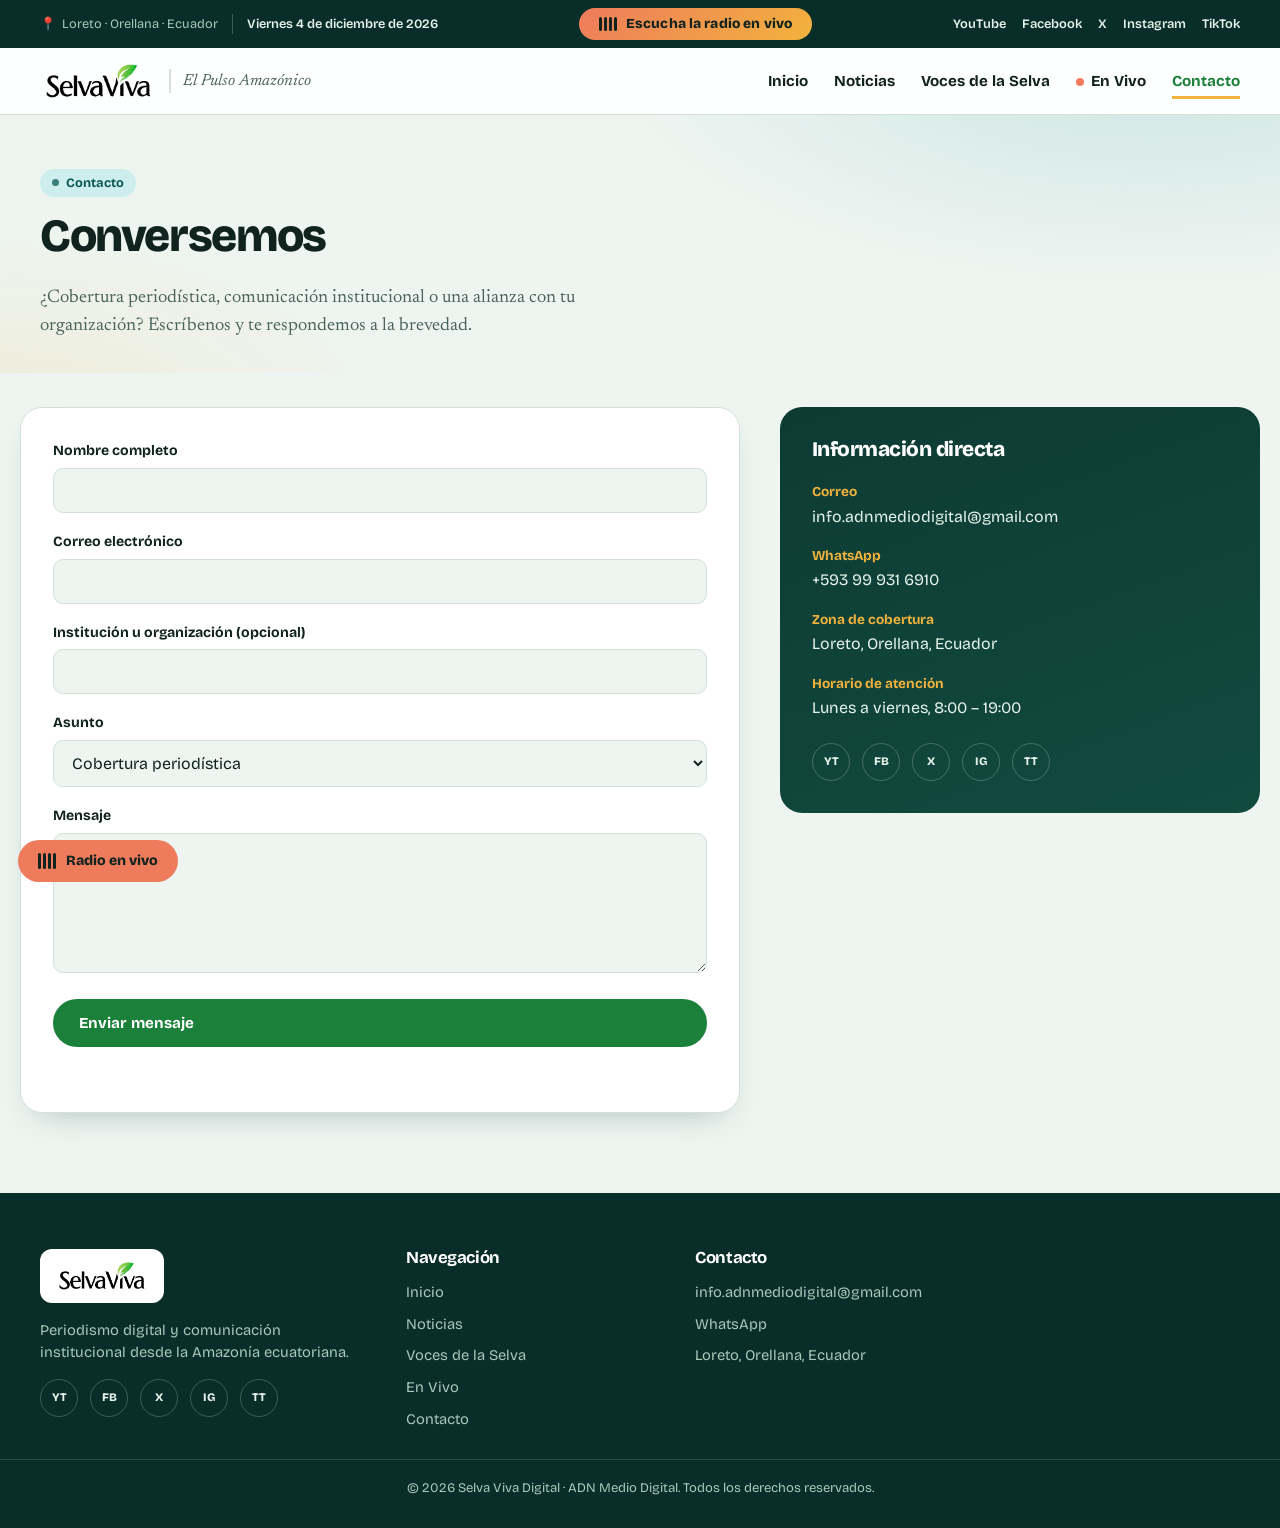
<file: contacto.html>
<!DOCTYPE html>
<html lang="es">
<head>
<meta charset="UTF-8">
<meta name="viewport" content="width=device-width, initial-scale=1.0">
<title>Contacto · Selva Viva Digital</title>
<meta name="description" content="Contáctanos para cobertura periodística, comunicación institucional o alianzas. Selva Viva Digital, Loreto, Orellana.">
<meta property="og:type" content="website">
<meta property="og:title" content="Contacto · Selva Viva Digital">
<meta property="og:description" content="Cobertura periodística, comunicación institucional o alianzas en Loreto, Orellana.">
<meta property="og:url" content="https://selva-viva-digital.netlify.app/contacto.html">
<meta property="og:image" content="https://selva-viva-digital.netlify.app/assets/img/og-selva-viva.jpg">
<meta property="og:image:width" content="1200">
<meta property="og:image:height" content="630">
<meta name="twitter:card" content="summary_large_image">
<meta name="twitter:image" content="https://selva-viva-digital.netlify.app/assets/img/og-selva-viva.jpg">
<link rel="icon" href="assets/img/favicon.png" type="image/png">
<link rel="preconnect" href="https://fonts.googleapis.com">
<link rel="preconnect" href="https://fonts.gstatic.com" crossorigin>
<link href="https://fonts.googleapis.com/css2?family=Bricolage+Grotesque:opsz,wght@12..96,400;12..96,500;12..96,700;12..96,800&family=Newsreader:ital,opsz,wght@0,6..72,400;0,6..72,500;0,6..72,600;1,6..72,400;1,6..72,500&display=swap" rel="stylesheet">
<link rel="stylesheet" href="assets/css/style.css?v=20261118b">
<link rel="stylesheet" href="assets/css/responsive.css?v=20261118b">
</head>
<body class="oscuro">
<a class="skip-link" href="#contenido">Saltar al contenido</a>

<div class="topbar">
  <div class="contenedor">
    <div class="topbar__izq">
      <div class="topbar__lugar"><span class="emoji-solo">📍</span> <span>Loreto · Orellana · Ecuador</span></div>
      <time class="topbar__fecha" data-fecha-hoy></time>
    </div>
    <a class="topbar__radio" href="https://zeno.fm/player/adnmediodigital" target="radio-adn" rel="noopener" data-radio-popup aria-label="Escuchar la radio en vivo en una ventana aparte"><span class="eq" aria-hidden="true"><i></i><i></i><i></i><i></i></span> <b>Escucha la radio en vivo</b></a>
    <div class="topbar__redes"><!-- Rellenado por social-links.js --></div>
  </div>
</div>

<nav class="nav">
  <div class="contenedor">
    <a class="nav__marca" href="index.html">
      <img src="assets/img/logo.png" alt="Selva Viva Digital">
      <span class="nav__tagline">El Pulso Amazónico</span>
    </a>
    <button class="nav__toggle" aria-label="Abrir menú" aria-expanded="false">
      <span></span><span></span><span></span>
    </button>
    <ul class="nav__links">
      <li><a href="index.html">Inicio</a></li>
      <li><a href="noticias.html">Noticias</a></li>
      <li><a href="index.html#voces-de-la-selva">Voces de la Selva</a></li>
      <li><a href="en-vivo.html">En Vivo</a></li>
      <li><a href="contacto.html" aria-current="page">Contacto</a></li>
    </ul>
  </div>
</nav>

<main id="contenido">
  <header class="pagina-cabecera-oscura">
    <div class="contenedor">
      <span class="etiqueta etiqueta--rio">Contacto</span>
      <h1>Conversemos</h1>
      <p>¿Cobertura periodística, comunicación institucional o una alianza con tu organización? Escríbenos y te respondemos a la brevedad.</p>
    </div>
  </header>

  <section class="contenedor" style="padding:34px 0 80px;">
    <div class="contacto-grid">

      <form class="formulario" name="contacto" method="POST" data-netlify="true" netlify-honeypot="empresa-web" id="form-contacto">
        <input type="hidden" name="form-name" value="contacto">
        <p style="display:none;">
          <label>No llenar: <input name="empresa-web"></label>
        </p>

        <div>
          <label for="nombre">Nombre completo</label>
          <input id="nombre" name="nombre" type="text" required>
        </div>

        <div>
          <label for="email">Correo electrónico</label>
          <input id="email" name="email" type="email" required>
        </div>

        <div>
          <label for="institucion">Institución u organización (opcional)</label>
          <input id="institucion" name="institucion" type="text">
        </div>

        <div>
          <label for="asunto">Asunto</label>
          <select id="asunto" name="asunto">
            <option>Cobertura periodística</option>
            <option>Comunicación institucional</option>
            <option>Alianza o colaboración</option>
            <option>Otro</option>
          </select>
        </div>

        <div>
          <label for="mensaje">Mensaje</label>
          <textarea id="mensaje" name="mensaje" required></textarea>
        </div>

        <button class="btn btn-primario" type="submit">Enviar mensaje</button>
        <p class="formulario__estado" id="form-estado" role="status"></p>
      </form>

      <aside class="info-contacto">
        <h3>Información directa</h3>
        <ul class="info-contacto__lista"><!-- Rellenado por social-links.js --></ul>
        <div class="footer__social"><!-- Rellenado por social-links.js --></div>
      </aside>

    </div>
  </section>
</main>

<footer class="footer">
  <div class="contenedor">
    <div class="footer__marca">
      <img src="assets/img/logo.png" alt="Selva Viva Digital">
      <p>Periodismo digital y comunicación institucional desde la Amazonía ecuatoriana.</p>
      <div class="footer__social"><!-- Rellenado por social-links.js --></div>
    </div>
    <div>
      <h4>Navegación</h4>
      <ul>
        <li><a href="index.html">Inicio</a></li>
        <li><a href="noticias.html">Noticias</a></li>
        <li><a href="index.html#voces-de-la-selva">Voces de la Selva</a></li>
        <li><a href="en-vivo.html">En Vivo</a></li>
        <li><a href="contacto.html">Contacto</a></li>
      </ul>
    </div>
    <div>
      <h4>Contacto</h4>
      <ul class="footer__contacto-lista"><!-- Rellenado por social-links.js --></ul>
    </div>
  </div>
  <div class="footer__legal">© <span data-anio></span> Selva Viva Digital · ADN Medio Digital. Todos los derechos reservados. <span class="footer__visitas" data-visitas hidden></span></div>
</footer>

<script src="assets/js/social-links.js?v=20261118b"></script>
<script src="assets/js/noticias.js?v=20261118b"></script>
<script src="assets/js/main.js?v=20261118b"></script>
<script src="assets/js/contador.js?v=20261118b"></script>
<script src="assets/js/en-vivo-alerta.js?v=20261118b"></script>
<script>
  // Envío del formulario de contacto vía AJAX a Netlify Forms
  const formContacto = document.getElementById('form-contacto');
  const estado = document.getElementById('form-estado');
  if (formContacto) {
    formContacto.addEventListener('submit', (ev) => {
      ev.preventDefault();
      const datos = new FormData(formContacto);
      fetch('/', {
        method: 'POST',
        headers: { 'Content-Type': 'application/x-www-form-urlencoded' },
        body: new URLSearchParams(datos).toString(),
      })
        .then(() => {
          estado.textContent = '¡Gracias! Tu mensaje fue enviado. Te responderemos pronto.';
          estado.style.color = 'var(--verde-selva-600)';
          formContacto.reset();
        })
        .catch(() => {
          estado.textContent = 'Hubo un problema al enviar el mensaje. Intenta de nuevo o escríbenos por WhatsApp.';
          estado.style.color = '#b03a2e';
        });
    });
  }
</script>
<script data-goatcounter="https://selvaviva.goatcounter.com/count" async src="https://gc.zgo.at/count.js"></script>
</body>
</html>
</file>
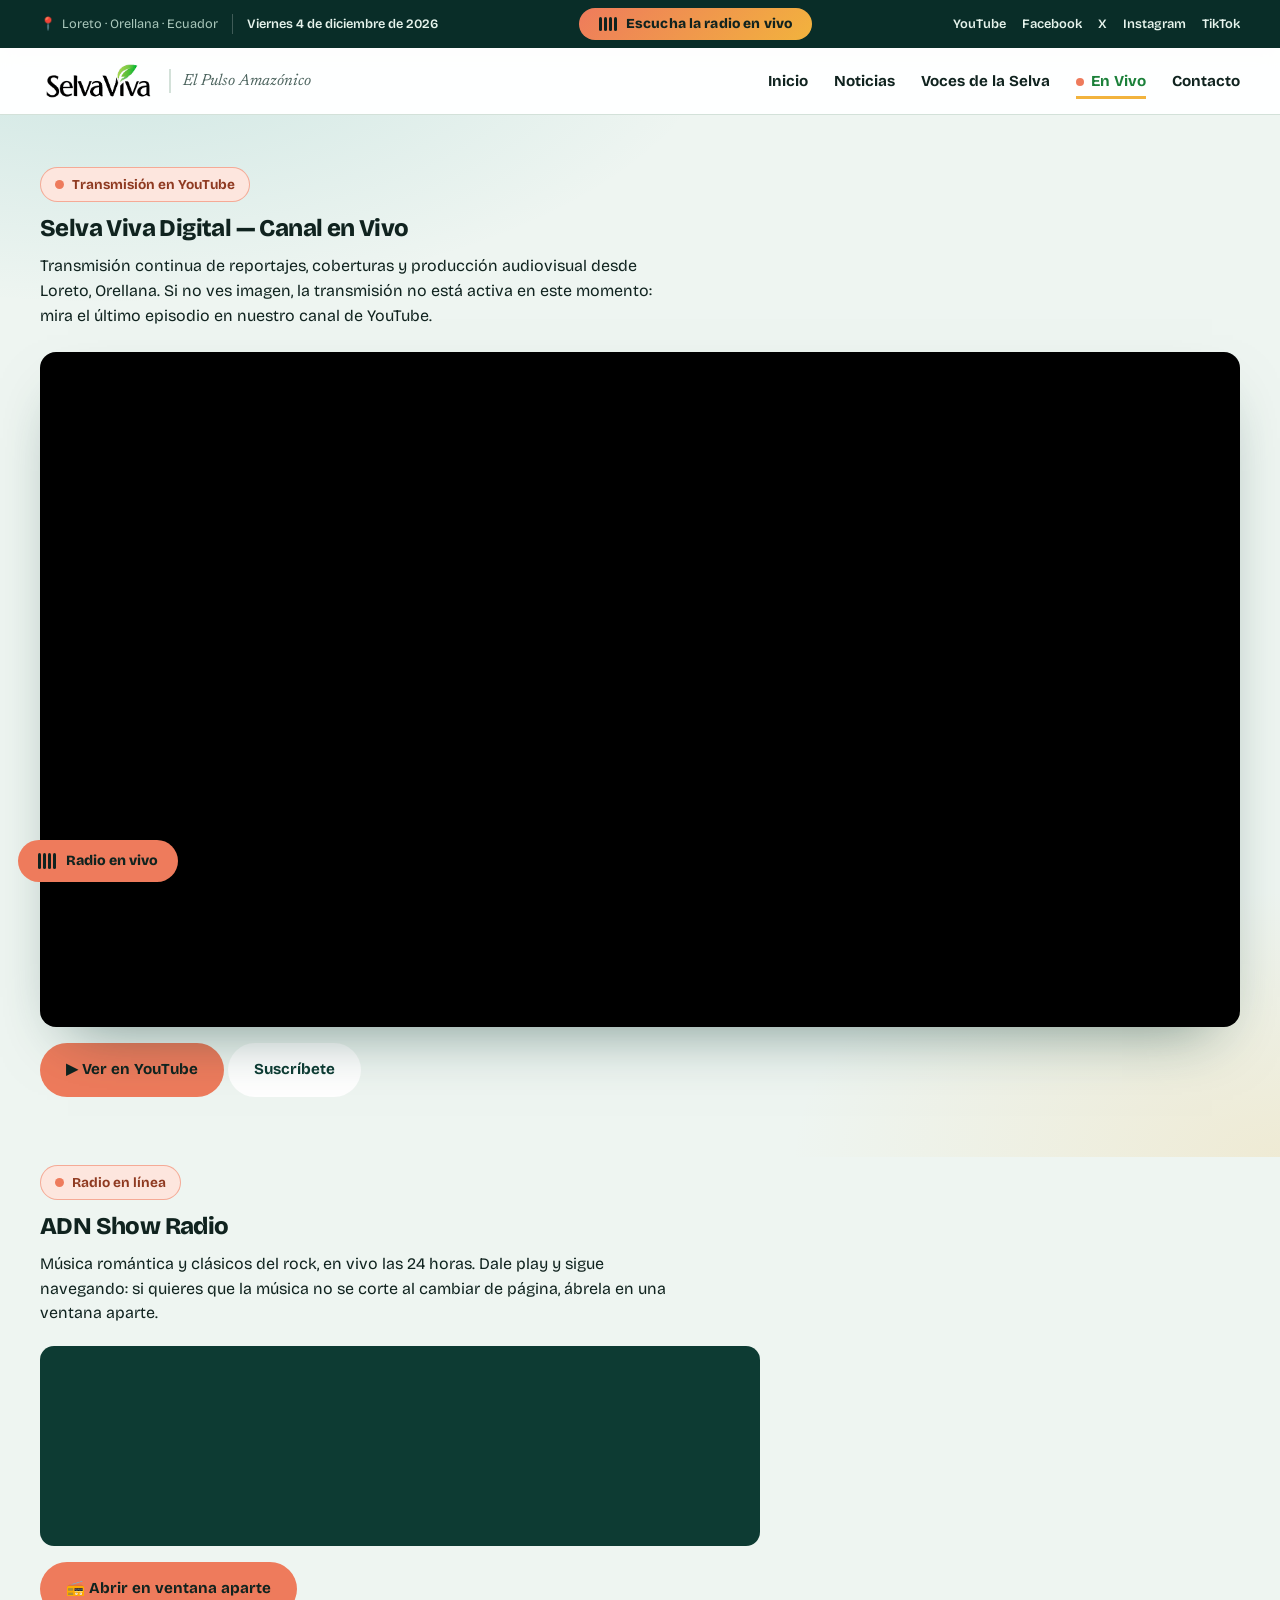
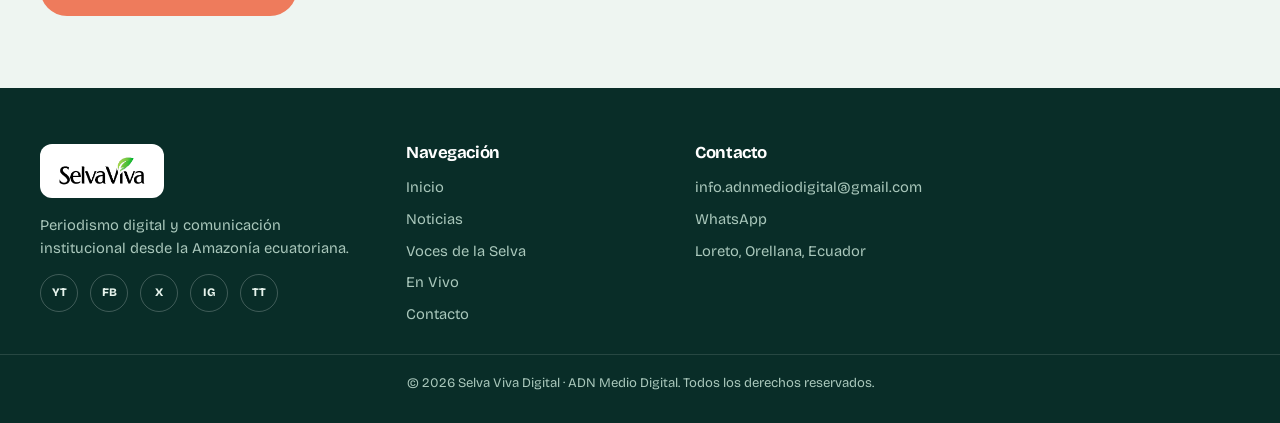
<file: en-vivo.html>
<!DOCTYPE html>
<html lang="es">
<head>
<meta charset="UTF-8">
<meta name="viewport" content="width=device-width, initial-scale=1.0">
<title>En Vivo · Selva Viva Digital</title>
<meta name="description" content="Transmisión en vivo de Selva Viva Digital, el medio digital de la Amazonía ecuatoriana desde Loreto, Orellana.">
<meta property="og:type" content="website">
<meta property="og:title" content="En Vivo · Selva Viva Digital">
<meta property="og:description" content="Transmisión en vivo de Selva Viva Digital, el medio digital de la Amazonía ecuatoriana desde Loreto, Orellana.">
<meta property="og:url" content="https://selva-viva-digital.netlify.app/en-vivo.html">
<meta property="og:image" content="https://selva-viva-digital.netlify.app/assets/img/og-selva-viva.jpg">
<meta property="og:image:width" content="1200">
<meta property="og:image:height" content="630">
<meta name="twitter:card" content="summary_large_image">
<meta name="twitter:image" content="https://selva-viva-digital.netlify.app/assets/img/og-selva-viva.jpg">
<link rel="icon" href="assets/img/favicon.png" type="image/png">
<link rel="preconnect" href="https://fonts.googleapis.com">
<link rel="preconnect" href="https://fonts.gstatic.com" crossorigin>
<link href="https://fonts.googleapis.com/css2?family=Bricolage+Grotesque:opsz,wght@12..96,400;12..96,500;12..96,700;12..96,800&family=Newsreader:ital,opsz,wght@0,6..72,400;0,6..72,500;0,6..72,600;1,6..72,400;1,6..72,500&display=swap" rel="stylesheet">
<link rel="stylesheet" href="assets/css/style.css?v=20261118b">
<link rel="stylesheet" href="assets/css/responsive.css?v=20261118b">
</head>
<body class="oscuro">
<a class="skip-link" href="#contenido">Saltar al contenido</a>

<div class="topbar">
  <div class="contenedor">
    <div class="topbar__izq">
      <div class="topbar__lugar"><span class="emoji-solo">📍</span> <span>Loreto · Orellana · Ecuador</span></div>
      <time class="topbar__fecha" data-fecha-hoy></time>
    </div>
    <a class="topbar__radio" href="https://zeno.fm/player/adnmediodigital" target="radio-adn" rel="noopener" data-radio-popup aria-label="Escuchar la radio en vivo en una ventana aparte"><span class="eq" aria-hidden="true"><i></i><i></i><i></i><i></i></span> <b>Escucha la radio en vivo</b></a>
    <div class="topbar__redes"><!-- Rellenado por social-links.js --></div>
  </div>
</div>

<nav class="nav">
  <div class="contenedor">
    <a class="nav__marca" href="index.html">
      <img src="assets/img/logo.png" alt="Selva Viva Digital">
      <span class="nav__tagline">El Pulso Amazónico</span>
    </a>
    <button class="nav__toggle" aria-label="Abrir menú" aria-expanded="false">
      <span></span><span></span><span></span>
    </button>
    <ul class="nav__links">
      <li><a href="index.html">Inicio</a></li>
      <li><a href="noticias.html">Noticias</a></li>
      <li><a href="index.html#voces-de-la-selva">Voces de la Selva</a></li>
      <li><a href="en-vivo.html" aria-current="page">En Vivo</a></li>
      <li><a href="contacto.html">Contacto</a></li>
    </ul>
  </div>
</nav>

<main id="contenido">
  <section class="hero-video">
    <div class="contenedor">
      <span class="badge-vivo" id="estado-senal">
        <span class="badge-vivo__punto"></span> Transmisión en YouTube
      </span>
      <h1 style="margin-top:14px;">Selva Viva Digital — Canal en Vivo</h1>
      <p style="max-width:640px;">Transmisión continua de reportajes, coberturas y producción audiovisual desde Loreto, Orellana. Si no ves imagen, la transmisión no está activa en este momento: mira el último episodio en nuestro canal de YouTube.</p>
    </div>

    <div class="contenedor" style="margin-top:24px;">
      <div class="video-wrapper">
        <iframe src="https://www.youtube-nocookie.com/embed/live_stream?channel=UCrkN4gAW2N1bmli0_ZdYVhg" title="Selva Viva Digital en vivo" loading="lazy" allow="accelerometer; autoplay; clipboard-write; encrypted-media; gyroscope; picture-in-picture; web-share" referrerpolicy="strict-origin-when-cross-origin" allowfullscreen></iframe>
      </div>
      <p style="margin-top:16px;">
        <a class="btn btn-suscribir" href="https://www.youtube.com/@ADNMedioDigital/live" target="_blank" rel="noopener">▶ Ver en YouTube</a>
        <a class="btn btn-claro" href="https://www.youtube.com/@ADNMedioDigital?sub_confirmation=1" target="_blank" rel="noopener">Suscríbete</a>
      </p>
    </div>
  </section>
  <section class="radio-bloque" id="radio">
    <div class="contenedor">
      <span class="badge-vivo"><span class="badge-vivo__punto"></span> Radio en línea</span>
      <h2 style="margin-top:14px;">ADN Show Radio</h2>
      <p style="max-width:640px;">Música romántica y clásicos del rock, en vivo las 24 horas. Dale play y sigue navegando: si quieres que la música no se corte al cambiar de página, ábrela en una ventana aparte.</p>
      <div class="radio-bloque__player">
        <iframe src="https://zeno.fm/player/adnmediodigital" title="ADN Show Radio en vivo" width="100%" height="200" loading="lazy" allow="autoplay" style="border:0;"></iframe>
      </div>
      <p style="margin-top:16px;">
        <a class="btn btn-suscribir" href="https://zeno.fm/player/adnmediodigital" target="radio-adn" rel="noopener" data-radio-popup>📻 Abrir en ventana aparte</a>
      </p>
    </div>
  </section>
</main>

<footer class="footer">
  <div class="contenedor">
    <div class="footer__marca">
      <img src="assets/img/logo.png" alt="Selva Viva Digital">
      <p>Periodismo digital y comunicación institucional desde la Amazonía ecuatoriana.</p>
      <div class="footer__social"><!-- Rellenado por social-links.js --></div>
    </div>
    <div>
      <h4>Navegación</h4>
      <ul>
        <li><a href="index.html">Inicio</a></li>
        <li><a href="noticias.html">Noticias</a></li>
        <li><a href="index.html#voces-de-la-selva">Voces de la Selva</a></li>
        <li><a href="en-vivo.html">En Vivo</a></li>
        <li><a href="contacto.html">Contacto</a></li>
      </ul>
    </div>
    <div>
      <h4>Contacto</h4>
      <ul class="footer__contacto-lista"><!-- Rellenado por social-links.js --></ul>
    </div>
  </div>
  <div class="footer__legal">© <span data-anio></span> Selva Viva Digital · ADN Medio Digital. Todos los derechos reservados. <span class="footer__visitas" data-visitas hidden></span></div>
</footer>

<script src="assets/js/social-links.js?v=20261118b"></script>
<script src="assets/js/main.js?v=20261118b"></script>
<script src="assets/js/contador.js?v=20261118b"></script>
<script src="assets/js/en-vivo-alerta.js?v=20261118b"></script>
<script data-goatcounter="https://selvaviva.goatcounter.com/count" async src="https://gc.zgo.at/count.js"></script>
</body>
</html>
</file>
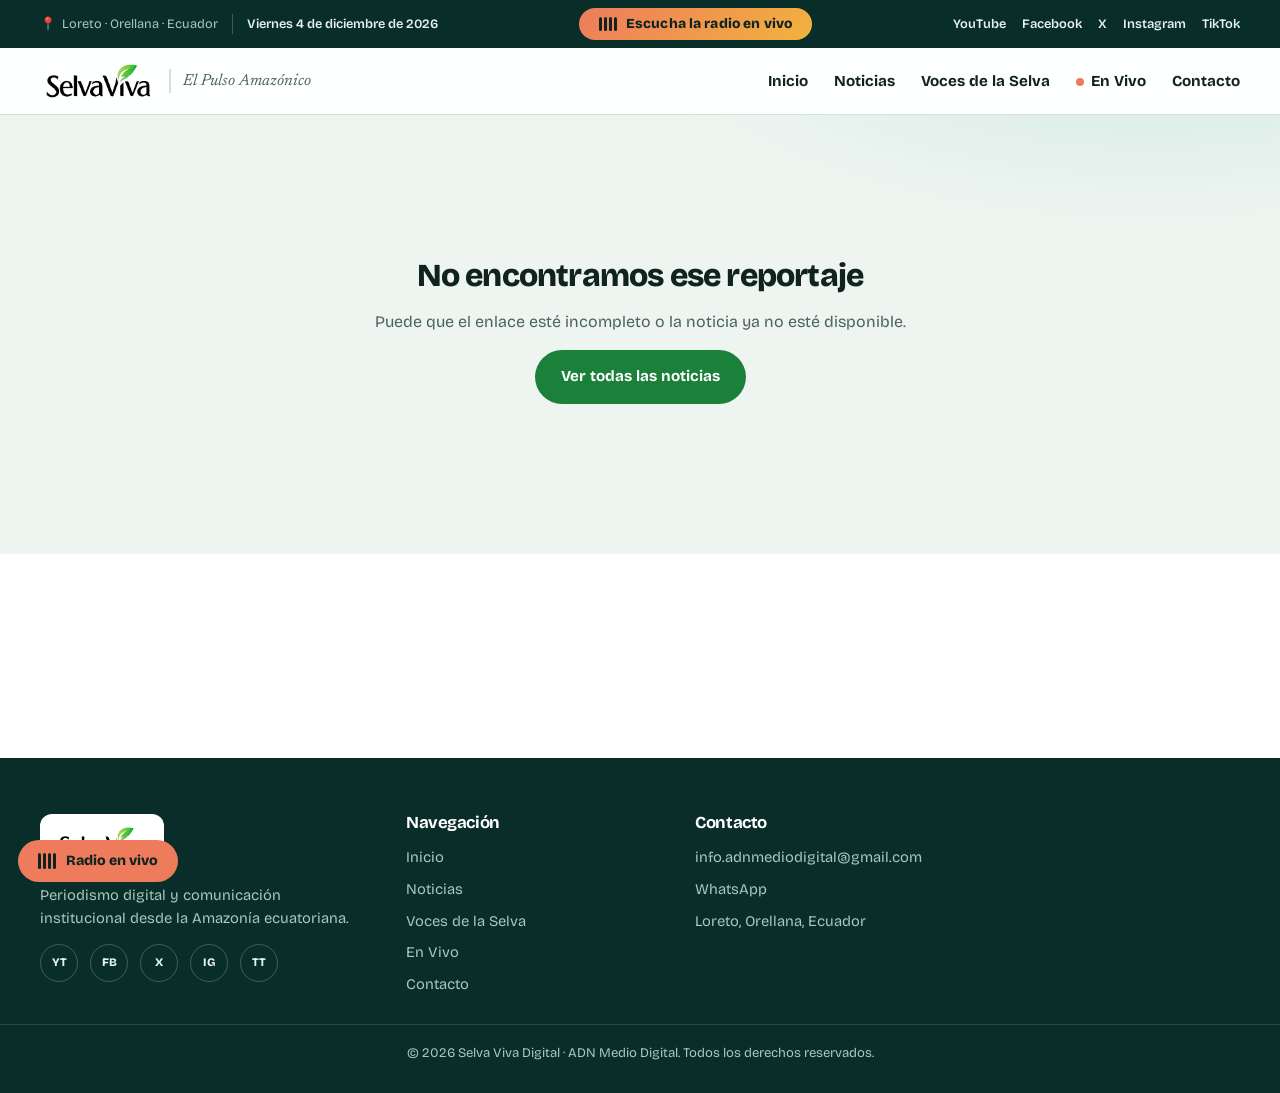
<file: reportaje.html>
<!DOCTYPE html>
<html lang="es">
<head>
<meta charset="UTF-8">
<meta name="viewport" content="width=device-width, initial-scale=1.0">
<title>Reportaje · Selva Viva Digital</title>
<meta name="description" content="Reportaje de Selva Viva Digital, El Pulso Amazónico de Loreto, Orellana.">
<meta property="og:type" content="article">
<meta property="og:title" content="Selva Viva Digital · El Pulso Amazónico">
<meta property="og:url" content="https://selva-viva-digital.netlify.app/reportaje.html">
<meta property="og:image" content="https://selva-viva-digital.netlify.app/assets/img/og-selva-viva.jpg">
<meta property="og:image:width" content="1200">
<meta property="og:image:height" content="630">
<meta name="twitter:card" content="summary_large_image">
<meta name="twitter:image" content="https://selva-viva-digital.netlify.app/assets/img/og-selva-viva.jpg">
<link rel="icon" href="assets/img/favicon.png" type="image/png">
<link rel="preconnect" href="https://fonts.googleapis.com">
<link rel="preconnect" href="https://fonts.gstatic.com" crossorigin>
<link href="https://fonts.googleapis.com/css2?family=Bricolage+Grotesque:opsz,wght@12..96,400;12..96,500;12..96,700;12..96,800&family=Newsreader:ital,opsz,wght@0,6..72,400;0,6..72,500;0,6..72,600;1,6..72,400;1,6..72,500&display=swap" rel="stylesheet">
<link rel="stylesheet" href="assets/css/style.css?v=20261118b">
<link rel="stylesheet" href="assets/css/responsive.css?v=20261118b">
</head>
<body class="oscuro">
<a class="skip-link" href="#contenido">Saltar al contenido</a>

<div class="topbar">
  <div class="contenedor">
    <div class="topbar__izq">
      <div class="topbar__lugar"><span class="emoji-solo">📍</span> <span>Loreto · Orellana · Ecuador</span></div>
      <time class="topbar__fecha" data-fecha-hoy></time>
    </div>
    <a class="topbar__radio" href="https://zeno.fm/player/adnmediodigital" target="radio-adn" rel="noopener" data-radio-popup aria-label="Escuchar la radio en vivo en una ventana aparte"><span class="eq" aria-hidden="true"><i></i><i></i><i></i><i></i></span> <b>Escucha la radio en vivo</b></a>
    <div class="topbar__redes"><!-- Rellenado por social-links.js --></div>
  </div>
</div>

<nav class="nav">
  <div class="contenedor">
    <a class="nav__marca" href="index.html">
      <img src="assets/img/logo.png" alt="Selva Viva Digital">
      <span class="nav__tagline">El Pulso Amazónico</span>
    </a>
    <button class="nav__toggle" aria-label="Abrir menú" aria-expanded="false">
      <span></span><span></span><span></span>
    </button>
    <ul class="nav__links">
      <li><a href="index.html">Inicio</a></li>
      <li><a href="noticias.html">Noticias</a></li>
      <li><a href="index.html#voces-de-la-selva">Voces de la Selva</a></li>
      <li><a href="en-vivo.html">En Vivo</a></li>
      <li><a href="contacto.html">Contacto</a></li>
    </ul>
  </div>
</nav>

<main id="contenido">
  <article class="articulo-hero">
    <div class="contenedor" data-articulo>
      <!-- Cabecera + media generados con noticias.js según ?id= en la URL -->
    </div>
  </article>

  <section class="articulo-cuerpo-seccion">
    <div class="contenedor" data-articulo-cuerpo>
      <!-- Cuerpo del artículo + botones de compartir, generados con noticias.js -->
    </div>
    <div class="contenedor" data-relacionadas>
      <!-- Noticias relacionadas generadas con noticias.js -->
    </div>
  </section>
</main>

<footer class="footer">
  <div class="contenedor">
    <div class="footer__marca">
      <img src="assets/img/logo.png" alt="Selva Viva Digital">
      <p>Periodismo digital y comunicación institucional desde la Amazonía ecuatoriana.</p>
      <div class="footer__social"><!-- Rellenado por social-links.js --></div>
    </div>
    <div>
      <h4>Navegación</h4>
      <ul>
        <li><a href="index.html">Inicio</a></li>
        <li><a href="noticias.html">Noticias</a></li>
        <li><a href="index.html#voces-de-la-selva">Voces de la Selva</a></li>
        <li><a href="en-vivo.html">En Vivo</a></li>
        <li><a href="contacto.html">Contacto</a></li>
      </ul>
    </div>
    <div>
      <h4>Contacto</h4>
      <ul class="footer__contacto-lista"><!-- Rellenado por social-links.js --></ul>
    </div>
  </div>
  <div class="footer__legal">© <span data-anio></span> Selva Viva Digital · ADN Medio Digital. Todos los derechos reservados. <span class="footer__visitas" data-visitas hidden></span></div>
</footer>

<script src="assets/js/social-links.js?v=20261118b"></script>
<script src="assets/js/noticias.js?v=20261118b"></script>
<script src="assets/js/main.js?v=20261118b"></script>
<script src="assets/js/contador.js?v=20261118b"></script>
<script src="assets/js/en-vivo-alerta.js?v=20261118b"></script>
<script data-goatcounter="https://selvaviva.goatcounter.com/count" async src="https://gc.zgo.at/count.js"></script>
</body>
</html>
</file>
<file: assets/css/style.css>
/* =========================================================
   SELVA VIVA DIGITAL — style.css
   Sistema de diseño · "El Pulso Amazónico" · versión "luz de río"

   Idea: un canal de la Amazonía a media mañana. Base clara y
   fresca (niebla de río), selva profunda para los momentos de
   estudio (Voces de la Selva, pie), y tres acentos suaves:
   turquesa de río, mango y heliconia (coral) en lugar del rojo.

   Nota: las páginas conservan <body class="oscuro"> por historia;
   el tema ahora es claro y las bandas oscuras se definen por sección.
   ========================================================= */

:root {
  /* ---- Paleta ---- */
  --niebla: #eef5f1;          /* fondo de página */
  --blanco: #ffffff;          /* tarjetas */
  --selva: #0d3b33;           /* selva profunda: bandas, ticker */
  --selva-800: #092d28;       /* más profunda: pie, barra superior */
  --selva-700: #124a40;
  --hoja: #1b8039;            /* verde de marca (botones, texto sobre blanco) */
  --hoja-viva: #2db35a;       /* verde de marca brillante (sobre oscuro, detalles) */
  --lima: #b8e36e;            /* acento sobre selva */
  --rio: #0f7f7e;             /* turquesa de río (texto/enlaces sobre claro) */
  --rio-claro: #44c6c0;       /* turquesa sobre oscuro */
  --mango: #f2b33d;           /* acento cálido */
  --heliconia: #ee7b5c;       /* coral suave: en vivo, suscripción */
  --heliconia-fondo: #fde6de;

  --tinta: #10231f;
  --tinta-suave: #4b635d;
  --linea: #d3e1d9;
  --sobre-selva: #e6f3ec;
  --sobre-selva-suave: #a9c7bb;

  /* ---- Alias heredados (usados en HTML/JS existentes) ---- */
  --verde-selva: var(--hoja-viva);
  --verde-musgo: var(--selva);
  --verde-musgo-800: var(--selva-800);
  --lima-brote: var(--lima);
  --ambar: var(--mango);
  --rojo-directo: var(--heliconia);
  --papel: var(--niebla);
  --tarjeta-clara: var(--blanco);
  --tinta-clara: var(--sobre-selva);
  --tinta-clara-suave: var(--sobre-selva-suave);
  --borde-claro: var(--linea);

  /* ---- Tipografía ----
     Bricolage Grotesque: titulares, menú, botones (carácter propio, 12–96 opsz)
     Newsreader: lectura — bajadas, citas y cuerpo de reportajes */
  --fuente-marca: "Bricolage Grotesque", "Segoe UI", Helvetica, Arial, sans-serif;
  --fuente-ui: "Bricolage Grotesque", "Segoe UI", Helvetica, Arial, sans-serif;
  --fuente-lectura: "Newsreader", Georgia, "Times New Roman", serif;

  --radio: 16px;
  --radio-grande: 22px;
  --radio-chico: 10px;
  --sombra: 0 28px 60px -28px rgba(13, 59, 51, 0.55);
  --sombra-suave: 0 14px 34px -18px rgba(13, 59, 51, 0.35);
  --contenedor: 1240px;
}

* { box-sizing: border-box; }
html { scroll-behavior: smooth; }

body {
  margin: 0;
  font-family: var(--fuente-ui);
  line-height: 1.55;
  -webkit-font-smoothing: antialiased;
  background: var(--niebla);
  color: var(--tinta);
}

img { max-width: 100%; display: block; }

h1, h2, h3, h4 {
  font-family: var(--fuente-marca);
  line-height: 1.08;
  margin: 0 0 0.5em;
  font-weight: 800;
  letter-spacing: -0.025em;
  color: var(--tinta);
}

p { margin: 0 0 1em; }

a { color: var(--rio); text-decoration: none; }
a:hover { color: var(--hoja); text-decoration: underline; }

.contenedor {
  width: 100%;
  max-width: var(--contenedor);
  margin: 0 auto;
  padding: 0 20px;
}

.skip-link {
  position: absolute;
  left: -999px;
  top: 0;
  background: var(--selva);
  color: #fff;
  padding: 10px 16px;
  z-index: 300;
  border-radius: 0 0 8px 0;
}
.skip-link:focus { left: 0; }

:focus-visible { outline: 3px solid var(--mango); outline-offset: 2px; }

/* =========================================================
   Botones
   ========================================================= */
.btn {
  display: inline-flex;
  align-items: center;
  gap: 8px;
  font-family: var(--fuente-ui);
  font-weight: 700;
  font-size: 0.95rem;
  padding: 13px 24px;
  border-radius: 999px;
  border: 2px solid transparent;
  cursor: pointer;
  transition: transform 0.15s ease, background 0.2s ease, color 0.2s ease, border-color 0.2s ease;
  white-space: nowrap;
}
.btn:hover { text-decoration: none; transform: translateY(-1px); }

.btn-primario { background: var(--hoja); color: #fff; }
.btn-primario:hover { background: var(--selva); color: #fff; }

.btn-suscribir { background: var(--heliconia); color: var(--tinta); }
.btn-suscribir:hover { background: #f4937a; color: var(--tinta); }

.btn-whatsapp { background: #25d366; color: #06110a; }
.btn-whatsapp:hover { background: #38e578; color: #06110a; }

.btn-fantasma { background: transparent; border-color: rgba(16, 35, 31, 0.3); color: var(--tinta); }
.btn-fantasma:hover { background: rgba(16, 35, 31, 0.06); border-color: var(--tinta); color: var(--tinta); }

.btn-fantasma-claro { background: transparent; border-color: var(--selva); color: var(--selva); }
.btn-fantasma-claro:hover { background: var(--selva); color: #fff; }

/* Botón claro: para fondos de selva profunda */
.btn-claro { background: #fff; color: var(--selva); }
.btn-claro:hover { background: var(--mango); color: var(--tinta); }

.btn-chico { padding: 9px 18px; font-size: 0.85rem; }

/* =========================================================
   Etiquetas de formato y badge "al aire"
   ========================================================= */
.etiqueta {
  display: inline-flex;
  align-items: center;
  gap: 7px;
  font-family: var(--fuente-ui);
  font-weight: 700;
  font-size: 0.8rem;
  padding: 4px 12px;
  border-radius: 999px;
  background: #d6efdd;
  color: #12532a;
}
.etiqueta::before {
  content: "";
  width: 7px;
  height: 7px;
  border-radius: 50%;
  background: currentColor;
  opacity: 0.75;
}
.etiqueta--verde { background: #d6efdd; color: #12532a; }
.etiqueta--lima { background: #e6f6c6; color: #3b5b0b; }
.etiqueta--rio { background: #cdeeec; color: #0a5857; }
.etiqueta--ambar { background: #fce8bc; color: #6a4500; }
.etiqueta--rojo { background: #fcdcd2; color: #86301a; }
.etiqueta--musgo { background: var(--selva); color: #fff; }

.badge-vivo {
  display: inline-flex;
  align-items: center;
  gap: 8px;
  background: var(--heliconia-fondo);
  border: 1px solid rgba(238, 123, 92, 0.55);
  color: #8f3a21;
  font-weight: 700;
  font-size: 0.85rem;
  padding: 6px 14px;
  border-radius: 999px;
  align-self: flex-start;
}
.badge-vivo__punto {
  width: 9px;
  height: 9px;
  border-radius: 50%;
  background: var(--heliconia);
  animation: pulso 1.8s ease-in-out infinite;
}
.badge-vivo--quieto { background: #e4f3ea; border-color: rgba(27, 128, 57, 0.4); color: var(--selva); }
.badge-vivo--quieto .badge-vivo__punto { background: var(--hoja-viva); animation: none; }
@keyframes pulso {
  0%, 100% { opacity: 1; transform: scale(1); }
  50% { opacity: 0.45; transform: scale(0.75); }
}

/* =========================================================
   Barra superior + navegación
   ========================================================= */
.topbar {
  background: var(--selva-800);
  color: var(--sobre-selva-suave);
  font-size: 0.8rem;
}
.topbar .contenedor {
  display: flex;
  align-items: center;
  justify-content: space-between;
  padding: 8px 20px;
  gap: 16px;
}
.topbar__lugar { display: flex; align-items: center; gap: 6px; }
.topbar__acciones { display: flex; align-items: center; gap: 18px; }
.topbar__redes { display: flex; gap: 16px; }
.topbar__redes a { color: var(--sobre-selva); font-weight: 600; font-size: 0.8rem; }
.topbar__redes a:hover { color: var(--lima); text-decoration: none; }

.nav {
  background: rgba(255, 255, 255, 0.94);
  backdrop-filter: blur(10px);
  border-bottom: 1px solid var(--linea);
  position: sticky;
  top: 0;
  z-index: 150;
}
.nav .contenedor {
  display: flex;
  align-items: center;
  justify-content: space-between;
  padding: 10px 20px;
  gap: 20px;
}
.nav__marca { display: flex; align-items: center; gap: 12px; }
.nav__marca img { height: 46px; width: auto; }
.nav__marca .nav__tagline {
  font-family: var(--fuente-lectura);
  font-style: italic;
  font-size: 1rem;
  color: var(--tinta-suave);
  border-left: 2px solid var(--linea);
  padding-left: 12px;
  display: none;
}

.nav__toggle {
  display: none;
  background: none;
  border: 2px solid var(--linea);
  border-radius: 10px;
  padding: 8px 10px;
  cursor: pointer;
}
.nav__toggle span { display: block; width: 22px; height: 2px; background: var(--tinta); margin: 4px 0; }

.nav__links {
  display: flex;
  align-items: center;
  gap: 26px;
  list-style: none;
  margin: 0;
  padding: 0;
}
.nav__links a {
  color: var(--tinta);
  font-weight: 700;
  font-size: 0.95rem;
  padding: 6px 0;
  border-bottom: 3px solid transparent;
}
.nav__links a:hover,
.nav__links a[aria-current="page"] {
  color: var(--hoja);
  text-decoration: none;
  border-bottom-color: var(--mango);
}
/* "En Vivo" lleva un punto de señal, sin cambiar el HTML */
.nav__links a[href="en-vivo.html"]::before {
  content: "";
  display: inline-block;
  width: 8px;
  height: 8px;
  margin-right: 7px;
  border-radius: 50%;
  background: var(--heliconia);
  animation: pulso 1.8s ease-in-out infinite;
}

/* =========================================================
   Ticker "Última hora"
   ========================================================= */
.ticker {
  background: var(--selva);
  color: #fff;
  display: flex;
  align-items: stretch;
  overflow: hidden;
}
.ticker__marca {
  background: var(--mango);
  color: var(--tinta);
  font-family: var(--fuente-ui);
  font-weight: 800;
  font-size: 0.85rem;
  padding: 10px 28px 10px 18px;
  display: flex;
  align-items: center;
  flex: none;
  clip-path: polygon(0 0, 100% 0, calc(100% - 14px) 100%, 0 100%);
}
.ticker__pista {
  overflow: hidden;
  flex: 1;
  display: flex;
  align-items: center;
  padding: 10px 18px;
}
.ticker__texto {
  margin: 0;
  font-family: var(--fuente-ui);
  font-size: 0.88rem;
  font-weight: 500;
  white-space: nowrap;
  color: var(--sobre-selva);
}
.ticker__texto a { color: #fff; text-decoration: underline; text-decoration-color: rgba(242, 179, 61, 0.7); text-underline-offset: 3px; }
.ticker__texto a:hover { color: var(--lima); }
.ticker__tipo { font-weight: 800; color: var(--mango); margin-right: 2px; }

/* =========================================================
   Héroe (portada y En Vivo)
   ========================================================= */
.hero-video {
  background:
    radial-gradient(900px 420px at 8% -10%, rgba(18, 144, 143, 0.16), transparent 70%),
    radial-gradient(700px 380px at 100% 100%, rgba(242, 179, 61, 0.16), transparent 70%),
    var(--niebla);
  padding: 52px 0 44px;
}
.hero-video__grid {
  display: grid;
  grid-template-columns: 1.2fr 0.8fr;
  gap: 52px;
  align-items: center;
}
.video-wrapper {
  position: relative;
  width: 100%;
  padding-bottom: 56.25%;
  border-radius: var(--radio);
  overflow: hidden;
  box-shadow: var(--sombra);
  background: #000;
}
.video-wrapper iframe {
  position: absolute;
  inset: 0;
  width: 100%;
  height: 100%;
  border: 0;
}
.hero-video__texto { display: flex; flex-direction: column; gap: 18px; }
.hero-video__texto h1 {
  font-size: clamp(2.3rem, 4.6vw, 3.7rem);
  line-height: 1.02;
  letter-spacing: -0.035em;
  margin: 0;
}
.hero-video__texto p {
  font-family: var(--fuente-lectura);
  font-size: 1.2rem;
  line-height: 1.55;
  color: var(--tinta-suave);
  max-width: 44ch;
  margin: 0;
}
.hero-video__acciones { display: flex; gap: 12px; flex-wrap: wrap; margin-top: 6px; }

/* =========================================================
   Categorías rápidas (píldoras)
   ========================================================= */
.categorias-pill {
  display: flex;
  flex-wrap: wrap;
  gap: 10px;
  padding: 30px 0 6px;
}
.pildora {
  display: inline-flex;
  align-items: center;
  gap: 9px;
  padding: 9px 18px;
  border-radius: 999px;
  border: 1px solid var(--linea);
  color: var(--tinta);
  font-weight: 700;
  font-size: 0.9rem;
  background: var(--blanco);
  transition: border-color 0.2s ease, transform 0.15s ease;
}
.pildora:hover { border-color: var(--hoja); color: var(--tinta); text-decoration: none; transform: translateY(-1px); }
.pildora__punto { width: 9px; height: 9px; border-radius: 50%; }

/* =========================================================
   Secciones del portal
   ========================================================= */
.seccion-canal { padding: 56px 0; }
.seccion-canal[data-alterna] { background: var(--blanco); border-block: 1px solid var(--linea); }
.seccion-canal.claro { background: var(--niebla); }
.seccion-canal__cabecera {
  display: flex;
  align-items: baseline;
  justify-content: space-between;
  gap: 20px;
  margin-bottom: 26px;
}
.seccion-canal__titulo { display: flex; align-items: center; gap: 12px; }
.seccion-canal__titulo h2 { font-size: clamp(1.6rem, 2.6vw, 2rem); margin: 0; }
.seccion-canal__cabecera .ver-todas {
  font-weight: 700;
  font-size: 0.9rem;
  white-space: nowrap;
  color: var(--rio);
}

.grid-tarjetas {
  display: grid;
  grid-template-columns: repeat(3, 1fr);
  gap: 24px;
}

/* =========================================================
   Tarjeta de contenido
   ========================================================= */
.tarjeta {
  background: var(--blanco);
  border: 1px solid var(--linea);
  border-radius: var(--radio);
  overflow: hidden;
  display: flex;
  flex-direction: column;
  transition: transform 0.2s ease, box-shadow 0.2s ease, border-color 0.2s ease;
}
.tarjeta:hover { transform: translateY(-3px); box-shadow: var(--sombra-suave); border-color: var(--rio-claro); }
.tarjeta__media {
  position: relative;
  aspect-ratio: 16 / 9;
  overflow: hidden;
  background: var(--selva);
}
.tarjeta__media img { width: 100%; height: 100%; object-fit: cover; }
.tarjeta__play {
  position: absolute;
  inset: 0;
  display: flex;
  align-items: center;
  justify-content: center;
}
.tarjeta__play span {
  width: 52px;
  height: 52px;
  border-radius: 50%;
  background: rgba(9, 45, 40, 0.6);
  border: 2px solid rgba(255, 255, 255, 0.9);
  display: flex;
  align-items: center;
  justify-content: center;
  color: #fff;
  font-size: 1.1rem;
}
.tarjeta__cuerpo { padding: 18px 20px 22px; display: flex; flex-direction: column; gap: 10px; flex: 1; }
.tarjeta__cuerpo .etiqueta { align-self: flex-start; }
.tarjeta__cuerpo h3 { font-size: 1.15rem; line-height: 1.2; margin: 0; }
.tarjeta__cuerpo h3 a { color: var(--tinta); }
.tarjeta__cuerpo h3 a:hover { color: var(--hoja); text-decoration: none; }
.tarjeta__resumen { color: var(--tinta-suave); font-family: var(--fuente-lectura); font-size: 1rem; line-height: 1.45; flex: 1; margin: 0; }
.tarjeta__meta { font-size: 0.8rem; color: var(--tinta-suave); margin: 0; }

.tarjeta--clara { box-shadow: var(--sombra-suave); }

/* =========================================================
   Franja de redes sociales
   ========================================================= */
.franja-redes {
  background: linear-gradient(120deg, var(--selva) 0%, var(--selva-700) 100%);
  padding: 50px 0;
}
.franja-redes .contenedor {
  display: flex;
  align-items: center;
  justify-content: space-between;
  gap: 24px;
  flex-wrap: wrap;
}
.franja-redes h2 { color: #fff; font-size: 1.6rem; margin: 0 0 4px; }
.franja-redes p { color: var(--sobre-selva-suave); margin: 0; font-family: var(--fuente-lectura); font-size: 1.05rem; }
.redes-botones { display: flex; gap: 12px; flex-wrap: wrap; }
.red-boton {
  display: inline-flex;
  align-items: center;
  gap: 9px;
  padding: 11px 20px;
  border-radius: 999px;
  border: 1.5px solid rgba(255, 255, 255, 0.28);
  color: #fff;
  font-weight: 700;
  font-size: 0.88rem;
  background: rgba(255, 255, 255, 0.06);
  transition: transform 0.15s ease, background 0.2s ease, border-color 0.2s ease;
}
.red-boton:hover { text-decoration: none; transform: translateY(-2px); color: #fff; }
.red-boton--youtube:hover { background: #e8503f; border-color: #e8503f; }
.red-boton--facebook:hover { background: #1877f2; border-color: #1877f2; }
.red-boton--instagram:hover { background: linear-gradient(45deg, #f58529, #dd2a7b, #8134af, #515bd4); border-color: transparent; }
.red-boton--tiktok:hover { background: #010101; border-color: #25f4ee; color: #25f4ee; }
.red-boton--x:hover { background: #000; border-color: #000; }

/* =========================================================
   Franja "sobre nosotros"
   ========================================================= */
.sobre-franja { background: var(--niebla); padding: 44px 0 52px; }
.sobre-tarjeta {
  display: flex;
  align-items: center;
  gap: 28px;
  background: var(--blanco);
  border: 1px solid var(--linea);
  border-radius: var(--radio-grande);
  padding: 30px 34px;
  box-shadow: var(--sombra-suave);
}
.sobre-tarjeta p { margin: 0; color: var(--tinta-suave); font-family: var(--fuente-lectura); font-size: 1.12rem; line-height: 1.6; max-width: 72ch; }
.sobre-tarjeta strong { color: var(--tinta); font-family: var(--fuente-ui); }

/* =========================================================
   Pie de página
   ========================================================= */
.footer { background: var(--selva-800); color: var(--sobre-selva-suave); }
.footer .contenedor {
  padding: 56px 20px 28px;
  display: grid;
  grid-template-columns: 1.3fr 1fr 1fr 1fr;
  gap: 34px;
}
.footer h4 {
  color: #fff;
  font-size: 1.05rem;
  margin-bottom: 14px;
  font-weight: 700;
}
/* El logo es de trazo oscuro: va sobre una pastilla blanca */
.footer__marca img {
  height: 54px;
  width: auto;
  margin-bottom: 16px;
  background: #fff;
  padding: 8px 14px;
  border-radius: 12px;
}
.footer__marca p { font-size: 0.92rem; max-width: 32ch; }
.footer ul { list-style: none; margin: 0; padding: 0; display: flex; flex-direction: column; gap: 9px; font-size: 0.92rem; }
.footer a { color: var(--sobre-selva-suave); }
.footer a:hover { color: var(--lima); text-decoration: none; }
.footer__social { display: flex; gap: 12px; margin-top: 12px; flex-wrap: wrap; }
.footer__social a {
  width: 38px; height: 38px;
  border-radius: 50%;
  border: 1px solid rgba(255, 255, 255, 0.22);
  display: flex; align-items: center; justify-content: center;
  font-size: 0.72rem;
  font-weight: 800;
  color: var(--sobre-selva);
}
.footer__social a:hover { border-color: var(--lima); color: var(--lima); }
.footer__legal {
  border-top: 1px solid rgba(255, 255, 255, 0.12);
  text-align: center;
  padding: 18px 20px 30px;
  font-size: 0.82rem;
}
.footer__legal a { color: var(--sobre-selva-suave); }

/* =========================================================
   Página de archivo (con filtros)
   ========================================================= */
.pagina-cabecera-oscura {
  background:
    radial-gradient(800px 360px at 90% -30%, rgba(18, 144, 143, 0.16), transparent 70%),
    radial-gradient(600px 300px at 0% 120%, rgba(242, 179, 61, 0.14), transparent 70%),
    var(--niebla);
  padding: 54px 0 14px;
}
.pagina-cabecera-oscura h1 { font-size: clamp(2rem, 3.6vw, 2.9rem); letter-spacing: -0.03em; }
.pagina-cabecera-oscura p { color: var(--tinta-suave); max-width: 620px; font-family: var(--fuente-lectura); font-size: 1.15rem; }
.pagina-cabecera-oscura .etiqueta { margin-bottom: 14px; }

.filtros { display: flex; flex-wrap: wrap; gap: 10px; margin: 24px 0 30px; }
.filtro-btn {
  font-family: var(--fuente-ui);
  font-weight: 700;
  font-size: 0.9rem;
  padding: 9px 20px;
  border-radius: 999px;
  border: 1px solid var(--linea);
  background: var(--blanco);
  color: var(--tinta);
  cursor: pointer;
  transition: border-color 0.2s ease, background 0.2s ease;
}
.filtro-btn:hover { border-color: var(--hoja); }
.filtro-btn[aria-pressed="true"] { background: var(--selva); border-color: var(--selva); color: #fff; }
.archivo-lista { padding: 10px 0 70px; background: var(--niebla); }
.estado-vacio { text-align: center; padding: 60px 20px; color: var(--tinta-suave); }

/* =========================================================
   Página de reportaje / detalle
   ========================================================= */
.articulo-hero {
  background:
    radial-gradient(800px 360px at 90% -30%, rgba(18, 144, 143, 0.14), transparent 70%),
    var(--niebla);
  padding: 44px 0 50px;
}
.articulo-hero__cabecera { max-width: 900px; margin: 0 auto 26px; }
.articulo-hero__cabecera .etiqueta { margin-bottom: 16px; }
.articulo-hero__cabecera h1 { font-size: clamp(1.9rem, 3.6vw, 2.9rem); line-height: 1.05; letter-spacing: -0.03em; margin-bottom: 14px; }
.articulo-hero__meta { color: var(--tinta-suave); font-size: 0.92rem; display: flex; gap: 16px; flex-wrap: wrap; }
.articulo-hero__media { max-width: 960px; margin: 0 auto; }
.articulo-hero__enlace { display: block; position: relative; overflow: hidden; border-radius: var(--radio); }
.articulo__video-cta { text-align: center; margin: 8px 0 28px; }
.articulo-hero__media .video-wrapper { box-shadow: var(--sombra); }
.articulo-hero__media img {
  border-radius: var(--radio);
  box-shadow: var(--sombra);
  width: 100%;
  aspect-ratio: 16/9;
  object-fit: cover;
}

.articulo-cuerpo-seccion { background: var(--blanco); padding: 54px 0 70px; }
.articulo__cuerpo {
  max-width: 700px;
  margin: 0 auto;
  font-family: var(--fuente-lectura);
  font-size: 1.2rem;
  line-height: 1.75;
  color: var(--tinta);
}
.articulo__cuerpo p { margin-bottom: 1.3em; }

.compartir {
  max-width: 700px;
  margin: 30px auto 0;
  display: flex;
  align-items: center;
  gap: 14px;
  padding-top: 24px;
  border-top: 1px solid var(--linea);
  flex-wrap: wrap;
}
.compartir span { font-weight: 700; font-size: 0.9rem; color: var(--tinta-suave); font-family: var(--fuente-ui); }
.compartir a {
  border: 1.5px solid var(--linea);
  border-radius: 999px;
  padding: 8px 16px;
  font-size: 0.88rem;
  font-weight: 700;
  color: var(--tinta);
  font-family: var(--fuente-ui);
}
.compartir a:hover { border-color: var(--hoja); text-decoration: none; color: var(--hoja); }

.relacionadas { max-width: 1000px; margin: 60px auto 0; }
.relacionadas h2 { font-size: 1.4rem; margin-bottom: 20px; }

.no-encontrado { text-align: center; padding: 100px 20px; }
.no-encontrado h1 { font-size: 2rem; }
.no-encontrado p { color: var(--tinta-suave); }

/* =========================================================
   Página de contacto
   ========================================================= */
.pagina-cabecera-clara { padding: 54px 0 14px; }
.pagina-cabecera-clara h1 { font-size: clamp(2rem, 3.6vw, 2.9rem); letter-spacing: -0.03em; }
.pagina-cabecera-clara p { color: var(--tinta-suave); max-width: 620px; font-family: var(--fuente-lectura); font-size: 1.15rem; }
.pagina-cabecera-clara .etiqueta { margin-bottom: 14px; }

.contacto-grid { display: grid; grid-template-columns: 1.2fr 0.8fr; gap: 40px; align-items: start; }
.formulario {
  background: var(--blanco);
  border: 1px solid var(--linea);
  border-radius: var(--radio-grande);
  padding: 32px;
  box-shadow: var(--sombra-suave);
  display: grid;
  gap: 18px;
}
.formulario label { display: block; font-weight: 700; font-size: 0.88rem; margin-bottom: 6px; }
.formulario input, .formulario select, .formulario textarea {
  width: 100%;
  font-family: var(--fuente-ui);
  font-size: 1rem;
  padding: 12px 14px;
  border-radius: var(--radio-chico);
  border: 1.5px solid var(--linea);
  background: var(--niebla);
  color: var(--tinta);
}
.formulario input:focus, .formulario select:focus, .formulario textarea:focus { border-color: var(--hoja); outline: none; background: #fff; }
.formulario textarea { min-height: 140px; resize: vertical; }
.formulario__estado { font-size: 0.92rem; }

.info-contacto { background: linear-gradient(160deg, var(--selva), var(--selva-700)); color: var(--sobre-selva); border-radius: var(--radio-grande); padding: 32px; }
.info-contacto h3 { color: #fff; font-size: 1.3rem; }
.info-contacto ul, .info-contacto__lista { list-style: none; margin: 20px 0 0; padding: 0; display: grid; gap: 16px; }
.info-contacto li { display: flex; flex-direction: column; gap: 2px; }
.info-contacto strong { color: var(--mango); font-size: 0.85rem; font-family: var(--fuente-ui); }
.info-contacto a { color: var(--sobre-selva); }
.info-contacto a:hover { color: var(--lima); }
.info-contacto .footer__social { margin-top: 22px; }

/* =========================================================
   Bloque "Lo último" (destacada)
   ========================================================= */
.destacada {
  display: grid;
  grid-template-columns: 1.1fr 0.9fr;
  align-items: stretch;
  background: var(--blanco);
  border: 1px solid var(--linea);
  border-radius: var(--radio-grande);
  overflow: hidden;
  box-shadow: var(--sombra-suave);
}
.destacada__media { display: block; position: relative; background: var(--selva); }
.destacada__media img { width: 100%; height: 100%; min-height: 280px; object-fit: cover; }
.destacada__cuerpo {
  padding: 34px 36px;
  display: flex;
  flex-direction: column;
  gap: 14px;
  justify-content: center;
}
.destacada__cuerpo .etiqueta { align-self: flex-start; }
.destacada__cuerpo h2 { font-size: clamp(1.5rem, 2.6vw, 2.1rem); line-height: 1.06; margin: 0; }
.destacada__cuerpo h2 a { color: var(--tinta); }
.destacada__cuerpo h2 a:hover { color: var(--hoja); text-decoration: none; }
.destacada__cuerpo p { color: var(--tinta-suave); font-family: var(--fuente-lectura); font-size: 1.12rem; line-height: 1.55; margin: 0; }
.destacada__meta { font-size: 0.85rem; color: var(--tinta-suave); }
.destacada__cuerpo .btn { align-self: flex-start; margin-top: 6px; }

/* =========================================================
   Voces de la Selva — el "estudio"
   Una banda de selva profunda con la entrevista más reciente en
   grande y la lista de episodios al lado.
   ========================================================= */
.programa-banda {
  position: relative;
  overflow: hidden;
  background: linear-gradient(135deg, #0d3b33 0%, #0a302b 55%, #0b3a3a 100%);
  padding: 76px 0 84px;
}
.programa-banda::before,
.programa-banda::after {
  content: "";
  position: absolute;
  border-radius: 50%;
  pointer-events: none;
}
.programa-banda::before {
  width: 620px; height: 620px;
  right: -180px; top: -260px;
  background: radial-gradient(circle, rgba(68, 198, 192, 0.28), transparent 68%);
}
.programa-banda::after {
  width: 520px; height: 520px;
  left: -200px; bottom: -280px;
  background: radial-gradient(circle, rgba(242, 179, 61, 0.2), transparent 68%);
}
.programa-banda .contenedor { position: relative; z-index: 1; }

.programa-banda__cabecera {
  display: grid;
  grid-template-columns: 1fr 1fr;
  gap: 48px;
  align-items: end;
  margin-bottom: 38px;
}
.programa-banda h2 {
  color: #fff;
  font-size: clamp(2.4rem, 5.4vw, 4rem);
  letter-spacing: -0.04em;
  line-height: 0.98;
  margin: 0 0 14px;
}
.programa-banda__cita {
  font-family: var(--fuente-lectura);
  font-style: italic;
  font-size: 1.35rem;
  color: var(--lima);
  margin: 0;
}
.programa-banda__cabecera p {
  color: var(--sobre-selva);
  font-family: var(--fuente-lectura);
  font-size: 1.12rem;
  line-height: 1.6;
  max-width: 52ch;
  margin-bottom: 20px;
}
.programa-banda__cabecera > div:last-child p { color: var(--sobre-selva); font-style: normal; }

.estudio {
  display: grid;
  grid-template-columns: minmax(0, 1fr) 350px;
  gap: 26px;
  align-items: stretch;
}
.estudio__pantalla {
  min-width: 0;
  background: rgba(255, 255, 255, 0.06);
  border: 1px solid rgba(255, 255, 255, 0.14);
  border-radius: var(--radio-grande);
  padding: 10px 10px 8px;
  backdrop-filter: blur(2px);
}
.estudio__pantalla .video-wrapper { border-radius: 14px; box-shadow: 0 18px 40px -20px rgba(0, 0, 0, 0.7); }
.estudio__ficha {
  display: flex;
  align-items: center;
  justify-content: space-between;
  gap: 18px;
  padding: 16px 10px 10px;
}
.estudio__ficha h3 { color: #fff; font-size: 1.35rem; line-height: 1.15; margin: 0 0 4px; }
.estudio__ficha p { color: var(--sobre-selva-suave); font-size: 0.92rem; margin: 0; }

.estudio__lista {
  position: relative;
  min-height: 0;
  background: rgba(4, 28, 24, 0.45);
  border: 1px solid rgba(255, 255, 255, 0.12);
  border-radius: var(--radio-grande);
  padding: 18px 12px 12px;
}
.estudio__lista h3 { color: #fff; font-size: 1.05rem; margin: 0 6px 12px; }

.voces-lista {
  position: absolute;
  inset: 58px 8px 10px 8px;
  display: flex;
  flex-direction: column;
  gap: 6px;
  overflow-y: auto;
  scrollbar-width: thin;
  scrollbar-color: rgba(255, 255, 255, 0.3) transparent;
}
.voces-item {
  display: grid;
  grid-template-columns: 96px 1fr;
  gap: 12px;
  align-items: center;
  width: 100%;
  padding: 6px;
  text-align: left;
  font: inherit;
  color: inherit;
  cursor: pointer;
  background: transparent;
  border: 1px solid transparent;
  border-radius: 12px;
  transition: background 0.2s ease, border-color 0.2s ease;
}
.voces-item img { width: 100%; aspect-ratio: 16 / 9; object-fit: cover; border-radius: 8px; background: var(--selva-800); }
.voces-item__texto { display: flex; flex-direction: column; gap: 3px; min-width: 0; }
.voces-item__titulo {
  display: -webkit-box;
  -webkit-line-clamp: 2;
  -webkit-box-orient: vertical;
  overflow: hidden;
  color: #fff;
  font-size: 0.88rem;
  font-weight: 600;
  line-height: 1.25;
}
.voces-item__fecha { color: var(--sobre-selva-suave); font-size: 0.76rem; }
.voces-item:hover { background: rgba(255, 255, 255, 0.08); }
.voces-item.activo { background: rgba(242, 179, 61, 0.14); border-color: rgba(242, 179, 61, 0.6); }

/* =========================================================
   Carrusel del héroe (video + avisos del CNE)
   ========================================================= */
.hero-carrusel {
  position: relative;
  width: 100%;
  padding-bottom: 56.25%;
  border-radius: var(--radio-grande);
  overflow: hidden;
  box-shadow: var(--sombra);
  background: var(--selva-800);
}
.hero-carrusel__slide {
  position: absolute;
  inset: 0;
  opacity: 0;
  visibility: hidden;
  pointer-events: none;
  transition: opacity 0.6s ease;
}
.hero-carrusel__slide.activa {
  opacity: 1;
  visibility: visible;
  pointer-events: auto;
}
.hero-carrusel__slide[data-tipo="video"] .video-wrapper {
  position: absolute;
  inset: 0;
  padding-bottom: 0;
  border-radius: 0;
  box-shadow: none;
}

/* Las imágenes son cuadradas: se muestran completas (sin recortar)
   sobre una versión difuminada de ellas mismas. */
.hero-carrusel__slide[data-tipo="imagen"] { display: block; overflow: hidden; }
.hero-carrusel__slide[data-tipo="imagen"]::before {
  content: "";
  position: absolute;
  inset: -30px;
  background: var(--img) center / cover no-repeat;
  filter: blur(26px) saturate(1.15);
  opacity: 0.9;
}
.hero-carrusel__slide[data-tipo="imagen"] a {
  position: absolute;
  inset: 0;
  display: block;
}
.hero-carrusel__slide[data-tipo="imagen"] img {
  position: relative;
  z-index: 1;
  width: 100%;
  height: 100%;
  object-fit: contain;
}

.hero-carrusel__puntos {
  position: absolute;
  z-index: 5;
  left: 50%;
  bottom: 14px;
  transform: translateX(-50%);
  display: flex;
  gap: 8px;
  padding: 6px 10px;
  border-radius: 999px;
  background: rgba(9, 45, 40, 0.55);
  backdrop-filter: blur(4px);
}
.hero-carrusel__punto {
  width: 9px;
  height: 9px;
  border-radius: 50%;
  border: 0;
  padding: 0;
  background: rgba(255, 255, 255, 0.5);
  cursor: pointer;
  transition: background 0.2s ease, width 0.2s ease;
}
.hero-carrusel__punto:hover { background: rgba(255, 255, 255, 0.85); }
.hero-carrusel__punto.activo { width: 26px; border-radius: 5px; background: var(--mango); }

/* =========================================================
   Reduce motion
   ========================================================= */
@media (prefers-reduced-motion: reduce) {
  html { scroll-behavior: auto; }
  .badge-vivo__punto, .nav__links a[href="en-vivo.html"]::before { animation: none; }
  .tarjeta, .btn, .pildora, .red-boton { transition: none; }
  .hero-carrusel__slide { transition: none; }
}

/* Reportaje: aire entre "Compartir" y "Más noticias" */
[data-relacionadas] { padding-top: 56px; padding-bottom: 24px; }
[data-relacionadas] > h2 { margin-bottom: 24px; }

/* Barra superior: lugar + fecha de hoy */
.topbar__izq { display: flex; align-items: center; gap: 14px; flex-wrap: wrap; min-width: 0; }
.topbar__fecha { color: var(--sobre-selva); font-weight: 600; }
.topbar__lugar + .topbar__fecha { padding-left: 14px; border-left: 1px solid rgba(255, 255, 255, 0.22); }

/* Miniatura de video con botón de reproducir (portada: "Lo último" y carrusel) */
.destacada__media--video, .hero-carrusel__slide.es-video a { position: relative; overflow: hidden; }
.destacada__media--video { min-height: 300px; }
.destacada__media--video img { position: absolute; inset: 0; min-height: 0; }
.hero-carrusel__slide.es-video::before { display: none; }
.hero-carrusel__slide.es-video img { object-fit: cover; }
.play-badge {
  position: absolute;
  z-index: 2;
  left: 50%;
  top: 50%;
  width: 76px;
  height: 76px;
  margin: -38px 0 0 -38px;
  border-radius: 50%;
  background: rgba(255, 255, 255, 0.95);
  box-shadow: 0 14px 34px -8px rgba(0, 0, 0, 0.55);
  transition: transform 0.2s ease;
}
.play-badge::before {
  content: "";
  position: absolute;
  left: 50%;
  top: 50%;
  transform: translate(-36%, -50%);
  border-left: 24px solid var(--hoja);
  border-top: 15px solid transparent;
  border-bottom: 15px solid transparent;
}
a:hover > .play-badge { transform: scale(1.08); }
.destacada__chip {
  position: absolute;
  z-index: 2;
  left: 16px;
  top: 16px;
  padding: 6px 13px;
  border-radius: 999px;
  background: var(--mango);
  color: var(--tinta);
  font-weight: 700;
  font-size: 0.82rem;
}
.destacada__acciones { display: flex; flex-wrap: wrap; gap: 12px; margin-top: 6px; }
.destacada__acciones .btn { margin-top: 0; }
@media (prefers-reduced-motion: reduce) { .play-badge { transition: none; } }

/* Radio en línea: botón en la barra superior, botón flotante y bloque en En Vivo */
.eq { display: inline-flex; align-items: flex-end; gap: 2px; height: 14px; }
.eq i {
  display: block; width: 3px; height: 100%; border-radius: 2px;
  background: currentColor; transform-origin: bottom;
  animation: eq-barra 0.9s ease-in-out infinite;
}
.eq i:nth-child(2) { animation-delay: -0.3s; animation-duration: 0.7s; }
.eq i:nth-child(3) { animation-delay: -0.6s; animation-duration: 1.1s; }
.eq i:nth-child(4) { animation-delay: -0.15s; animation-duration: 0.8s; }
@keyframes eq-barra { 0%, 100% { transform: scaleY(0.25); } 50% { transform: scaleY(1); } }
@keyframes radio-brillo {
  0%, 100% { box-shadow: 0 0 0 0 rgba(238, 123, 92, 0.65), 0 4px 14px rgba(238, 123, 92, 0.35); }
  50% { box-shadow: 0 0 0 9px rgba(238, 123, 92, 0), 0 4px 18px rgba(238, 123, 92, 0.55); }
}
.topbar__radio {
  display: inline-flex; align-items: center; gap: 9px;
  background: linear-gradient(135deg, var(--heliconia), var(--mango));
  color: var(--tinta); font-size: 0.86rem; line-height: 1; letter-spacing: 0.01em;
  padding: 9px 20px; border-radius: 999px; white-space: nowrap;
  animation: radio-brillo 2.2s ease-out infinite;
  transition: transform 0.2s;
}
.topbar__radio b { font-weight: 800; }
.topbar__radio:hover { transform: scale(1.05); color: var(--tinta); text-decoration: none; }

.radio-flotante {
  position: fixed; left: 18px; bottom: 18px; z-index: 90;
  display: inline-flex; align-items: center; gap: 10px;
  background: var(--heliconia); color: var(--tinta);
  font-weight: 800; font-size: 0.88rem; line-height: 1;
  padding: 13px 20px; border-radius: 999px;
  animation: radio-brillo 2.2s ease-out infinite;
  transition: transform 0.2s;
}
.radio-flotante:hover { transform: scale(1.06); color: var(--tinta); text-decoration: none; }
.radio-flotante .eq { height: 16px; }
@media (max-width: 640px) {
  .radio-flotante { left: 12px; bottom: 12px; padding: 13px; }
  .radio-flotante span.txt { display: none; }
}
@media (prefers-reduced-motion: reduce) {
  .eq i, .topbar__radio, .radio-flotante { animation: none; }
  .eq i { transform: scaleY(0.7); }
}
.radio-bloque { padding: 8px 0 56px; }
.radio-bloque__player { margin-top: 20px; max-width: 720px; border-radius: 14px; overflow: hidden; background: var(--selva); }
.radio-bloque__player iframe { display: block; width: 100%; min-height: 200px; }

/* =========================================================
   Coberturas — pantalla principal + recuadro "Más coberturas"
   ========================================================= */
.badge-vivo--enlace { text-decoration: none; transition: background 0.2s, transform 0.2s; }
.badge-vivo--enlace:hover { background: #d9efe2; text-decoration: none; transform: translateY(-1px); }

.coberturas { padding: 64px 0 56px; }
.coberturas[hidden] { display: none; }
.coberturas__cabecera {
  display: flex; align-items: flex-end; justify-content: space-between;
  gap: 24px; margin-bottom: 28px; flex-wrap: wrap;
}
.coberturas__cabecera h2 { font-size: clamp(1.9rem, 3.4vw, 2.6rem); margin: 0 0 6px; }
.coberturas__cabecera p { margin: 0; max-width: 560px; color: var(--tinta-suave); }
.coberturas .ver-todas { font-weight: 700; color: var(--rio); white-space: nowrap; }

.cob-grid {
  display: grid; grid-template-columns: minmax(0, 1fr) 350px;
  gap: 26px; align-items: stretch;
}
.cob-pantalla {
  min-width: 0; background: var(--blanco); border: 1px solid var(--linea);
  border-radius: var(--radio-grande); padding: 10px 10px 8px;
}
.cob-pantalla .video-wrapper, .cob-foto { border-radius: 14px; }
.cob-foto { display: block; aspect-ratio: 16 / 9; overflow: hidden; background: var(--selva-800); }
.cob-foto img { width: 100%; height: 100%; object-fit: cover; display: block; transition: transform 0.4s ease; }
.cob-foto:hover img { transform: scale(1.03); }
.cob-ficha { padding: 16px 10px 10px; }
.cob-ficha h3 { font-size: 1.3rem; line-height: 1.18; margin: 0 0 6px; }
.cob-ficha__meta { color: var(--tinta-suave); font-size: 0.88rem; margin: 0 0 8px; }
.cob-ficha__resumen {
  margin: 0 0 14px; color: var(--tinta-suave);
  display: -webkit-box; -webkit-line-clamp: 3; -webkit-box-orient: vertical; overflow: hidden;
}
.cob-ficha__acciones { display: flex; gap: 10px; flex-wrap: wrap; }
.cob-ficha__acciones [hidden] { display: none; }

.cob-lista-caja {
  position: relative; min-height: 0; background: var(--blanco);
  border: 1px solid var(--linea); border-radius: var(--radio-grande);
  padding: 18px 12px 12px;
}
.cob-lista-caja h3 { font-size: 1.05rem; margin: 0 6px 12px; }
.cob-lista {
  position: absolute; inset: 58px 8px 10px 8px;
  display: flex; flex-direction: column; gap: 6px; overflow-y: auto;
  scrollbar-width: thin;
}
.cob-item {
  display: grid; grid-template-columns: 96px 1fr; gap: 12px; align-items: center;
  width: 100%; padding: 6px; text-align: left; font: inherit; color: inherit;
  cursor: pointer; background: transparent; border: 1px solid transparent;
  border-radius: 12px; transition: background 0.2s ease, border-color 0.2s ease;
}
.cob-item img { width: 100%; aspect-ratio: 16 / 9; object-fit: cover; border-radius: 8px; background: var(--selva-800); }
.cob-item__texto { display: flex; flex-direction: column; gap: 3px; min-width: 0; }
.cob-item__titulo {
  display: -webkit-box; -webkit-line-clamp: 3; -webkit-box-orient: vertical; overflow: hidden;
  font-size: 0.88rem; font-weight: 600; line-height: 1.25; color: var(--tinta);
}
.cob-item__fecha { color: var(--tinta-suave); font-size: 0.76rem; }
.cob-item:hover { background: var(--niebla); }
.cob-item.activo { background: rgba(242, 179, 61, 0.16); border-color: rgba(242, 179, 61, 0.7); }

/* ---- Ticker "Última hora": desplazamiento continuo y legible ---- */
.ticker__texto { overflow: hidden; }
.ticker__carril {
  display: inline-flex;
  white-space: nowrap;
  animation: ticker-desplazar var(--ticker-duracion, 60s) linear infinite;
  will-change: transform;
}
.ticker__grupo { display: inline-block; flex: none; }
.ticker__item::after { content: "•"; margin: 0 28px; color: var(--mango); }
.ticker:hover .ticker__carril,
.ticker:focus-within .ticker__carril { animation-play-state: paused; }
@keyframes ticker-desplazar { from { transform: translateX(0); } to { transform: translateX(-50%); } }
@media (prefers-reduced-motion: reduce) {
  .ticker__pista { overflow-x: auto; }
  .ticker__carril { animation: none; }
}

/* ---- Alerta "EN VIVO AHORA" ---- */
@keyframes envivo-brillo {
  0%, 100% { box-shadow: 0 0 0 0 rgba(217, 45, 32, 0.7), 0 4px 14px rgba(217, 45, 32, 0.4); }
  50% { box-shadow: 0 0 0 10px rgba(217, 45, 32, 0), 0 4px 18px rgba(217, 45, 32, 0.6); }
}
.envivo__punto { width: 10px; height: 10px; border-radius: 50%; background: #fff; animation: pulso 1s ease-in-out infinite; }
.topbar__envivo, .envivo-flotante {
  display: inline-flex; align-items: center; gap: 9px;
  background: #d92d20; color: #fff; font-weight: 800; letter-spacing: 0.04em; line-height: 1;
  border-radius: 999px; white-space: nowrap;
  animation: envivo-brillo 1.6s ease-out infinite;
  transition: transform 0.2s;
}
.topbar__envivo { font-size: 0.86rem; padding: 9px 18px; }
.topbar__envivo:hover, .envivo-flotante:hover { background: #b42318; color: #fff; text-decoration: none; transform: scale(1.05); }
.envivo-flotante { position: fixed; left: 18px; bottom: 76px; z-index: 91; font-size: 0.88rem; padding: 13px 20px; }
.topbar__acciones { flex-wrap: wrap; justify-content: center; gap: 10px; }
@media (max-width: 640px) {
  .envivo-flotante { left: 12px; bottom: 70px; padding: 11px 15px; font-size: 0.78rem; }
}
@media (prefers-reduced-motion: reduce) {
  .topbar__envivo, .envivo-flotante, .envivo__punto { animation: none; }
}

/* ---- Franja destacada del inicio: PRÓXIMA TRANSMISIÓN / EN VIVO AHORA ---- */
.envivo-franja { background: var(--selva-800); border-bottom: 1px solid rgba(255, 255, 255, 0.08); color: var(--sobre-selva); }
.envivo-franja[data-modo="vivo"] { background: linear-gradient(90deg, #b42318, #d92d20); color: #fff; }
.envivo-franja__in { display: flex; align-items: center; gap: 16px; padding-top: 12px; padding-bottom: 12px; flex-wrap: wrap; }
.envivo-franja__etiqueta {
  display: inline-flex; align-items: center; gap: 8px; flex: none;
  background: #fff; color: #b42318; font-weight: 800; font-size: 0.82rem; letter-spacing: 0.05em;
  padding: 8px 14px; border-radius: 999px; line-height: 1;
}
.envivo-franja__etiqueta .envivo__punto { background: #d92d20; }
.envivo-franja__etiqueta--proxima { background: var(--mango); color: var(--tinta); }
.envivo-franja__texto { margin: 0; flex: 1 1 260px; min-width: 0; line-height: 1.3; font-size: 0.98rem; }
.envivo-franja__texto strong { font-weight: 800; }
.envivo-franja__texto span { opacity: 0.85; }
.envivo-franja__cuenta { display: inline-flex; align-items: baseline; gap: 8px; flex: none; }
.envivo-franja__cuenta small { font-size: 0.78rem; opacity: 0.8; }
.envivo-franja__cuenta b { font-size: 1.25rem; font-variant-numeric: tabular-nums; color: var(--mango); letter-spacing: 0.02em; }
.envivo-franja__btn { flex: none; }
.envivo-franja[data-modo="vivo"] .envivo-franja__btn { background: #fff; color: #b42318; }
@media (max-width: 640px) {
  .envivo-franja__in { gap: 10px; }
  .envivo-franja__texto { font-size: 0.9rem; flex-basis: 100%; order: 3; }
  .envivo-franja__btn { order: 4; width: 100%; text-align: center; justify-content: center; }
}

/* ---- Contador de visitas (pie de página) ---- */
.footer__visitas { display: inline-block; margin-left: 14px; padding-left: 14px; border-left: 1px solid rgba(255, 255, 255, 0.18); white-space: nowrap; }
.footer__visitas[hidden] { display: none; }
.footer__visitas img { vertical-align: middle; }
@media (max-width: 640px) {
  .footer__visitas { display: block; margin: 8px 0 0; padding-left: 0; border-left: 0; }
}
</file>
<file: assets/css/responsive.css>
/* =========================================================
   SELVA VIVA DIGITAL — responsive.css
   ========================================================= */

@media (min-width: 900px) {
  .nav__marca .nav__tagline { display: inline-block; }
}

/* ---- Tablet grande: el estudio de Voces pasa a una columna ---- */
@media (max-width: 1000px) {
  .programa-banda__cabecera { grid-template-columns: 1fr; gap: 16px; }
  .estudio { grid-template-columns: 1fr; }
  .estudio__lista { padding-bottom: 14px; }
  .voces-lista { position: static; max-height: 380px; margin: 0 4px; }
}

/* ---- Tablet ---- */
@media (max-width: 900px) {
  .nav__toggle { display: inline-block; }

  .nav__links {
    position: absolute;
    top: 100%;
    left: 0;
    right: 0;
    background: #fff;
    border-bottom: 1px solid var(--linea);
    box-shadow: 0 18px 30px -18px rgba(13, 59, 51, 0.4);
    flex-direction: column;
    align-items: flex-start;
    gap: 2px;
    padding: 10px 20px 20px;
    display: none;
  }
  .nav__links.abierto { display: flex; }
  .nav__links a { display: block; width: 100%; padding: 12px 0; border-bottom: 0; }
  .nav__links a:hover,
  .nav__links a[aria-current="page"] { color: var(--hoja); }

  .hero-video__grid { grid-template-columns: 1fr; gap: 30px; }
  .hero-video { padding: 36px 0 34px; }

  .grid-tarjetas { grid-template-columns: repeat(2, 1fr); }

  .destacada { grid-template-columns: 1fr; }
  .destacada__media img { min-height: 200px; }
  .destacada__cuerpo { padding: 26px 24px; }

  .franja-redes .contenedor { flex-direction: column; align-items: flex-start; }

  .footer .contenedor { grid-template-columns: 1fr 1fr; }

  .contacto-grid { grid-template-columns: 1fr; }
}

/* ---- Celular ---- */
@media (max-width: 620px) {
  .grid-tarjetas { grid-template-columns: 1fr; }
  .footer .contenedor { grid-template-columns: 1fr; }
  .sobre-tarjeta { flex-direction: column; text-align: center; padding: 26px 22px; }
  .seccion-canal { padding: 40px 0; }
  .hero-video { padding: 26px 0 30px; }
  .hero-video__texto h1 { font-size: 2.2rem; }
  .hero-video__texto p { font-size: 1.1rem; }
  .articulo-hero__meta { flex-direction: column; gap: 4px; }
  .compartir { flex-wrap: wrap; }
  .redes-botones { width: 100%; }
  .red-boton { flex: 1 1 auto; justify-content: center; }

  .nav__marca img { height: 40px; }

  .programa-banda { padding: 52px 0 58px; }
  .programa-banda h2 { font-size: 2.5rem; }
  .estudio__pantalla { padding: 8px 8px 6px; border-radius: 18px; }
  .estudio__ficha { flex-direction: column; align-items: flex-start; gap: 12px; }
  .estudio__ficha h3 { font-size: 1.15rem; }
  .voces-item { grid-template-columns: 88px 1fr; }
}

@media (max-width: 560px) {
  .topbar__lugar { display: none; }
  .topbar__lugar + .topbar__fecha { padding-left: 0; border-left: 0; }
  .topbar .contenedor { flex-direction: column; justify-content: center; gap: 4px; }
  .topbar__redes { gap: 14px; }
  .ticker__marca { font-size: 0.75rem; padding: 10px 22px 10px 12px; }
  .ticker__texto { font-size: 0.82rem; }
}

/* ---- Coberturas ---- */
@media (max-width: 1000px) {
  .cob-grid { grid-template-columns: 1fr; }
  .cob-lista { position: static; max-height: 380px; margin: 0 4px; }
}
@media (max-width: 900px) {
  .coberturas { padding: 44px 0 40px; }
  .cob-pantalla { padding: 8px 8px 6px; border-radius: 18px; }
  .cob-ficha h3 { font-size: 1.12rem; }
  .cob-item { grid-template-columns: 88px 1fr; }
}

/* ---- Tagline "El Pulso Amazónico" visible también en celular ---- */
@media (max-width: 899px) {
  .nav__marca { gap: 10px; min-width: 0; }
  .nav__marca .nav__tagline { display: inline-block; font-size: 0.86rem; padding-left: 10px; white-space: nowrap; }
}
@media (max-width: 360px) {
  .nav__marca .nav__tagline { font-size: 0.74rem; padding-left: 8px; }
}
</file>
